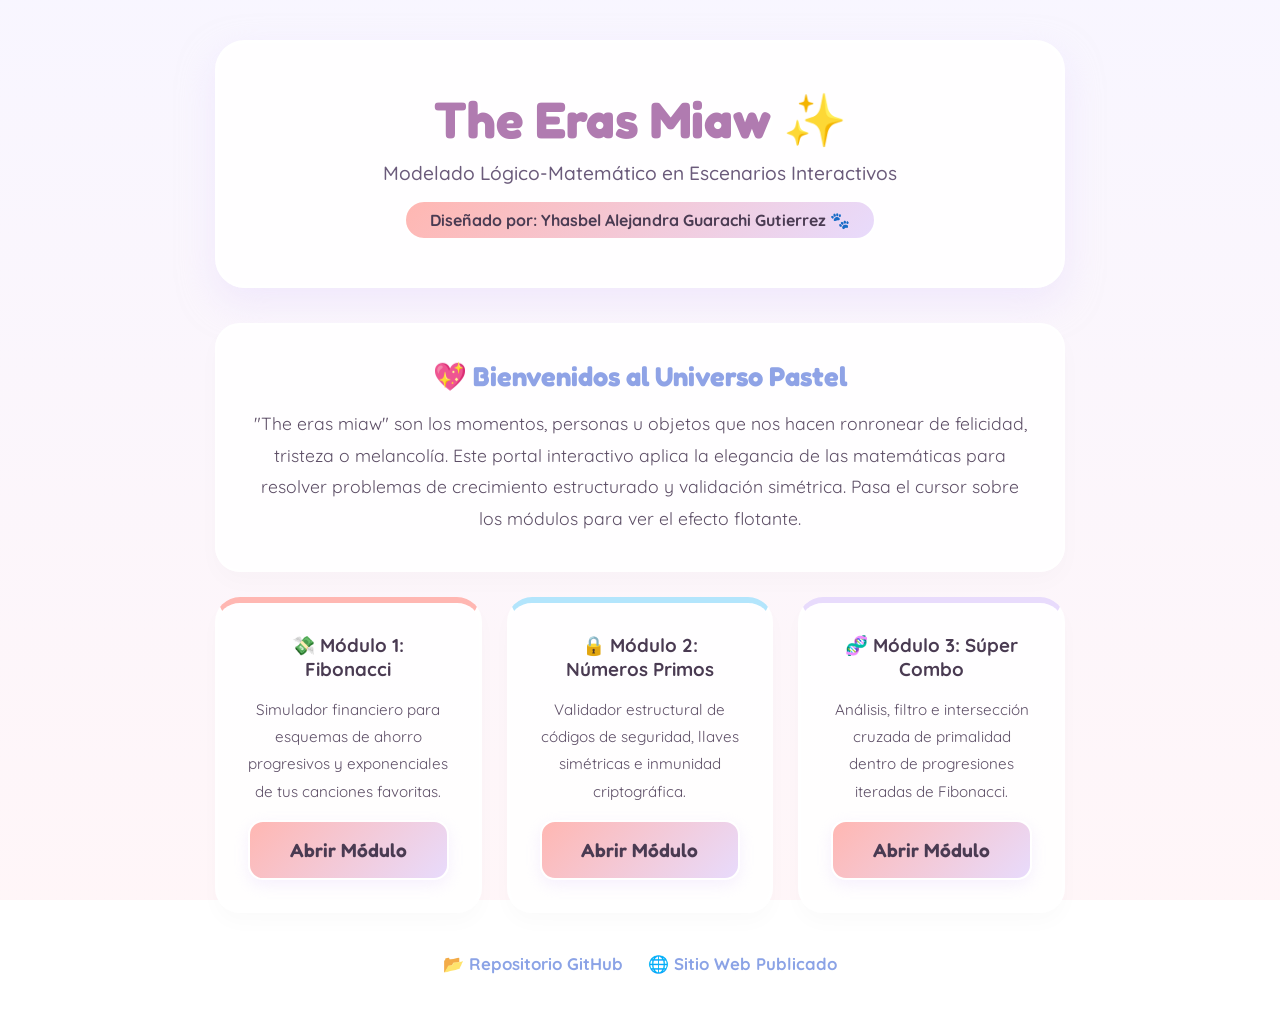
<file: index.html>
<!DOCTYPE html>
<html lang="es">
<head>
    <meta charset="UTF-8">
    <meta name="viewport" content="width=device-width, initial-scale=1.0">
    <title>The Eras Miaw - Matemáticas Aplicadas</title>
    <link rel="stylesheet" href="css/estilos.css">
</head>
<body>

    <div class="contenedor">
        <header class="portada-miaw">
            <h1>The Eras Miaw ✨</h1>
            <p>Modelado Lógico-Matemático en Escenarios Interactivos</p>
            <span class="badge-autor">Diseñado por: Yhasbel Alejandra Guarachi Gutierrez 🐾</span>
        </header>

        <section class="modulo-miaw" style="text-align: center;">
            <h2 class="titulo-seccion">💖 Bienvenidos al Universo Pastel</h2>
            <p class="descripcion">
                "The eras miaw" son los momentos, personas u objetos que nos hacen ronronear de felicidad, tristeza o melancolía. Este portal interactivo aplica la elegancia de las matemáticas para resolver problemas de crecimiento estructurado y validación simétrica. Pasa el cursor sobre los módulos para ver el efecto flotante.
            </p>
        </section>

        <div class="menu-eras-grid">
            <div class="tarjeta-era" style="border-top: 6px solid var(--rosa-lover);">
                <h3>💸 Módulo 1: Fibonacci</h3>
                <p class="descripcion" style="font-size:0.95rem; margin:15px 0;">Simulador financiero para esquemas de ahorro progresivos y exponenciales de tus canciones favoritas.</p>
                <a href="paginas/fibonacci.html" class="btn-miaw">Abrir Módulo</a>
            </div>

            <div class="tarjeta-era" style="border-top: 6px solid var(--celeste-lover);">
                <h3>🔒 Módulo 2: Números Primos</h3>
                <p class="descripcion" style="font-size:0.95rem; margin:15px 0;">Validador estructural de códigos de seguridad, llaves simétricas e inmunidad criptográfica.</p>
                <a href="paginas/primos.html" class="btn-miaw">Abrir Módulo</a>
            </div>

            <div class="tarjeta-era" style="border-top: 6px solid var(--lila-lover);">
                <h3>🧬 Módulo 3: Súper Combo</h3>
                <p class="descripcion" style="font-size:0.95rem; margin:15px 0;">Análisis, filtro e intersección cruzada de primalidad dentro de progresiones iteradas de Fibonacci.</p>
                <a href="paginas/combinado.html" class="btn-miaw">Abrir Módulo</a>
            </div>
        </div>

       <footer class="pie-miaw">
            <div class="links-git">
                <a href="https://github.com/yhas2022/yhas2022-desafio-fibonacci-primos" target="_blank">📂 Repositorio GitHub</a>
                <a href="https://yhas2022.github.io/desafio-fibonacci-primos/" target="_blank">🌐 Sitio Web Publicado</a>
            </div>
        </footer>
    </div>

</body>
</html>
</file>
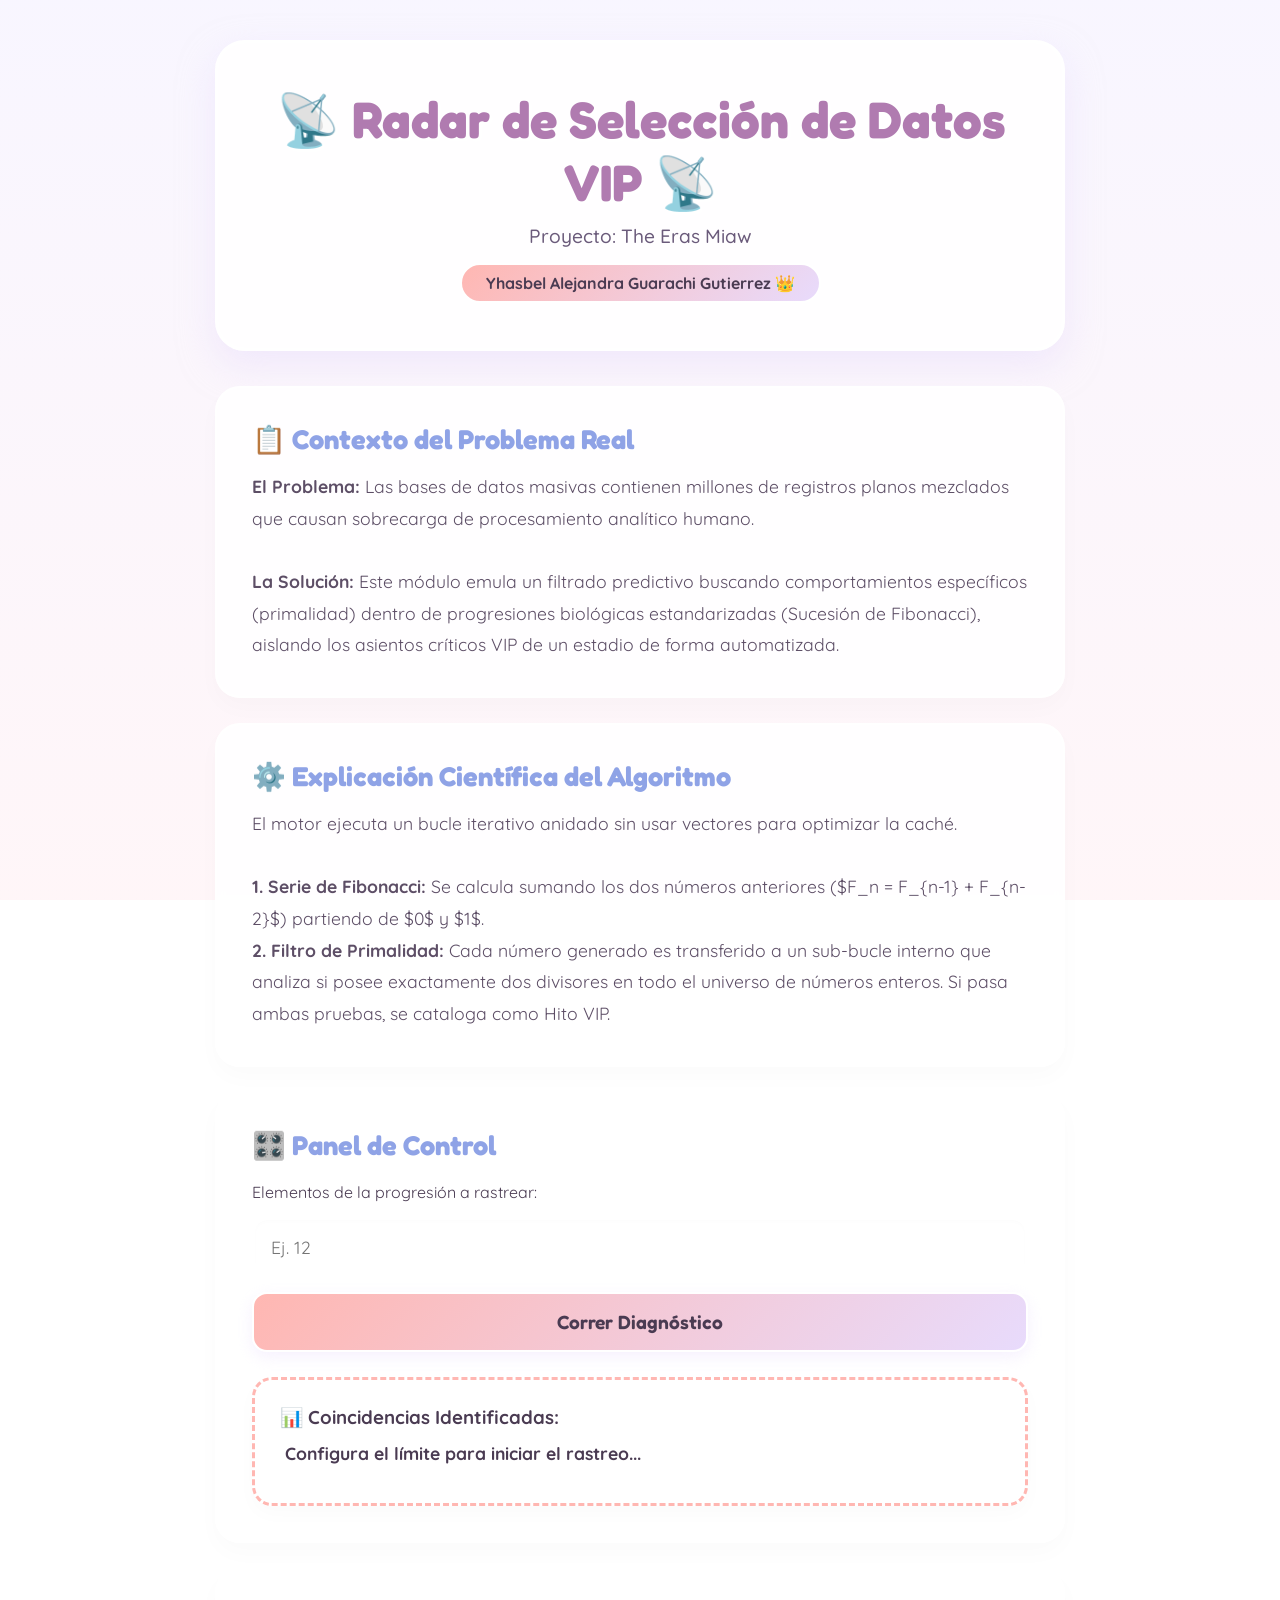
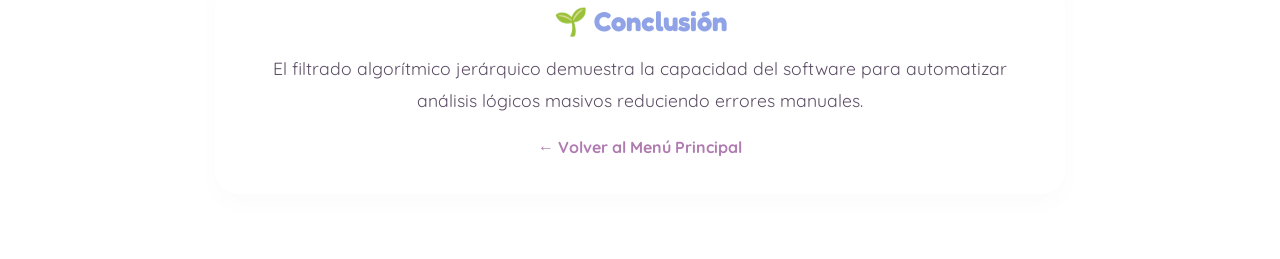
<file: paginas/combinado.html>
<!DOCTYPE html>
<html lang="es">
<head>
    <meta charset="UTF-8">
    <meta name="viewport" content="width=device-width, initial-scale=1.0">
    <title>Análisis Híbrido - Combo Era</title>
    <link rel="stylesheet" href="../css/estilos.css">
</head>
<body>

    <div class="contenedor">
        <header class="portada-miaw">
            <h1>📡 Radar de Selección de Datos VIP 📡</h1>
            <p>Proyecto: The Eras Miaw</p>
            <span class="badge-autor">Yhasbel Alejandra Guarachi Gutierrez 👑</span>
        </header>

        <section class="modulo-miaw">
            <h2 class="titulo-seccion">📋 Contexto del Problema Real</h2>
            <p class="descripcion">
                <b>El Problema:</b> Las bases de datos masivas contienen millones de registros planos mezclados que causan sobrecarga de procesamiento analítico humano.
                <br><br>
                <b>La Solución:</b> Este módulo emula un filtrado predictivo buscando comportamientos específicos (primalidad) dentro de progresiones biológicas estandarizadas (Sucesión de Fibonacci), aislando los asientos críticos VIP de un estadio de forma automatizada.
            </p>
        </section>

        <section class="modulo-miaw">
            <h2 class="titulo-seccion">⚙️ Explicación Científica del Algoritmo</h2>
            <p class="descripcion">
                El motor ejecuta un bucle iterativo anidado sin usar vectores para optimizar la caché. 
                <br><br>
                <b>1. Serie de Fibonacci:</b> Se calcula sumando los dos números anteriores ($F_n = F_{n-1} + F_{n-2}$) partiendo de $0$ y $1$. 
                <br>
                <b>2. Filtro de Primalidad:</b> Cada número generado es transferido a un sub-bucle interno que analiza si posee exactamente dos divisores en todo el universo de números enteros. Si pasa ambas pruebas, se cataloga como Hito VIP.
            </p>
        </section>

        <section class="modulo-miaw">
            <h2 class="titulo-seccion">🎛️ Panel de Control</h2>
            <form class="formulario-miaw" onsubmit="event.preventDefault(); escanearRadarVIP();">
                <label>Elementos de la progresión a rastrear:</label>
                <input type="number" id="limiteRadarInput" class="input-miaw" min="1" max="40" required placeholder="Ej. 12">
                <button type="submit" class="btn-miaw">Correr Diagnóstico</button>
            </form>

            <div class="zona-resultado">
                <h3>📊 Coincidencias Identificadas:</h3>
                <div id="resCombo" class="caja-texto-resultado">Configura el límite para iniciar el rastreo...</div>
            </div>
        </section>

        <section class="modulo-miaw" style="text-align: center;">
            <h2 class="titulo-seccion">🌱 Conclusión</h2>
            <p class="descripcion">
                El filtrado algorítmico jerárquico demuestra la capacidad del software para automatizar análisis lógicos masivos reduciendo errores manuales.
            </p>
            <a href="../index.html" class="btn-regresar">← Volver al Menú Principal</a>
        </section>
    </div>

    <script src="../js/script.js"></script>
</body>
</html>
</file>
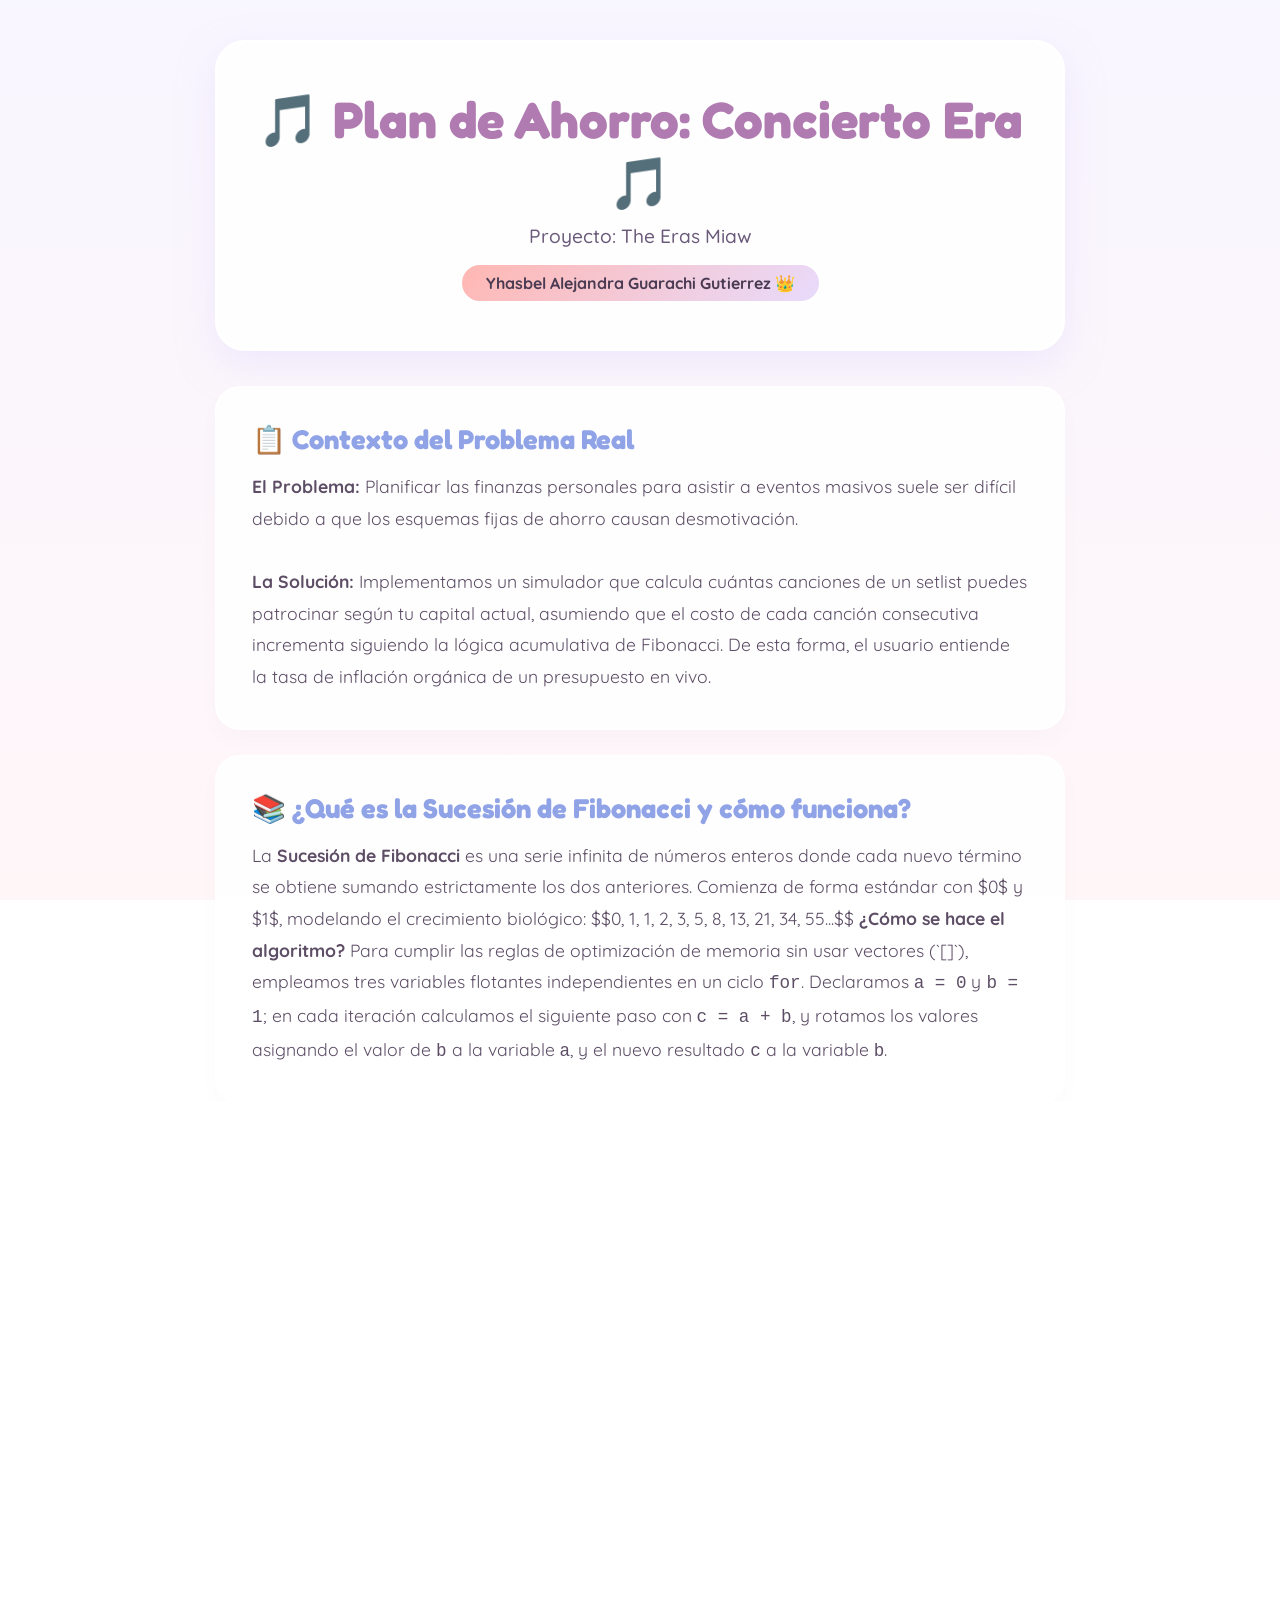
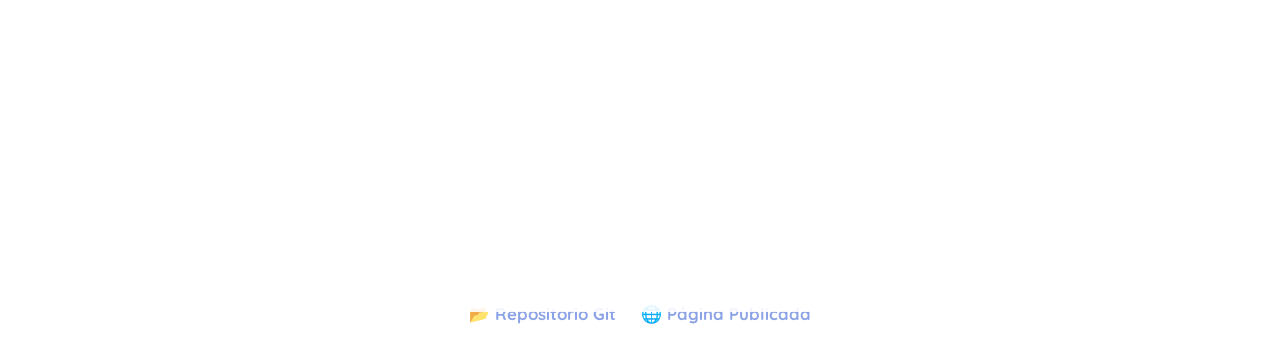
<file: paginas/fibonacci.html>
<!DOCTYPE html>
<html lang="es">
<head>
    <meta charset="UTF-8">
    <title>Concierto Era - Fibonacci</title>
    <link rel="stylesheet" href="../css/estilos.css">
</head>
<body class="p-fibonacci">

    <div class="contenedor">
        <header class="portada-miaw">
            <h1>🎵 Plan de Ahorro: Concierto Era 🎵</h1>
            <p>Proyecto: The Eras Miaw</p>
            <span class="badge-autor">Yhasbel Alejandra Guarachi Gutierrez 👑</span>
        </header>

        <section class="modulo-miaw">
            <h2 class="titulo-seccion">📋 Contexto del Problema Real</h2>
            <p class="descripcion">
                <b>El Problema:</b> Planificar las finanzas personales para asistir a eventos masivos suele ser difícil debido a que los esquemas fijas de ahorro causan desmotivación. 
                <br><br>
                <b>La Solución:</b> Implementamos un simulador que calcula cuántas canciones de un setlist puedes patrocinar según tu capital actual, asumiendo que el costo de cada canción consecutiva incrementa siguiendo la lógica acumulativa de Fibonacci. De esta forma, el usuario entiende la tasa de inflación orgánica de un presupuesto en vivo.
            </p>
        </section>

        <section class="modulo-miaw">
            <h2 class="titulo-seccion">📚 ¿Qué es la Sucesión de Fibonacci y cómo funciona?</h2>
            <p class="descripcion">
                La <b>Sucesión de Fibonacci</b> es una serie infinita de números enteros donde cada nuevo término se obtiene sumando estrictamente los dos anteriores. Comienza de forma estándar con $0$ y $1$, modelando el crecimiento biológico:
                $$0, 1, 1, 2, 3, 5, 8, 13, 21, 34, 55...$$
                <b>¿Cómo se hace el algoritmo?</b> Para cumplir las reglas de optimización de memoria sin usar vectores (`[]`), empleamos tres variables flotantes independientes en un ciclo <code>for</code>. Declaramos <code>a = 0</code> y <code>b = 1</code>; en cada iteración calculamos el siguiente paso con <code>c = a + b</code>, y rotamos los valores asignando el valor de <code>b</code> a la variable <code>a</code>, y el nuevo resultado <code>c</code> a la variable <code>b</code>.
            </p>
        </section>

        <section class="modulo-miaw">
            <h2 class="titulo-seccion">🧮 Simulador Financiero</h2>
            <form class="formulario-miaw" onsubmit="event.preventDefault(); simularConcierto();">
                <label>Ingresa tus fondos totales para inversión (en Bs.):</label>
                <input type="number" id="presupuestoInput" class="input-miaw" min="1" required placeholder="Ej. 100">
                <button type="submit" class="btn-miaw">Procesar Viabilidad de Compra</button>
            </form>

            <div id="boxResultadoFib" class="zona-resultado">
                <h3>📊 Balance de Caja Generado:</h3>
                <div id="resFibonacci" class="caja-texto-resultado">Define un monto base para realizar la auditoría...</div>
            </div>
        </section>

        <section class="modulo-miaw">
            <h2 class="titulo-seccion">🌱 Conclusión</h2>
            <p class="descripcion">
                La interconexión matemática entre el crecimiento exponencial y el control financiero digital nos enseña que el software predictivo previene déficits monetarios antes de realizar inversiones logísticas.
            </p>
            <a href="../index.html" class="btn-regresar">← Volver al Inicio</a>
        </section>

        <footer class="pie-miaw">
            <div class="links-git">
                <a href="https://github.com/yhas2022/desafio-fibonacci-primos" target="_blank">📂 Repositorio Git</a>
                <a href="https://yhas2022.github.io/desafio-fibonacci-primos/" target="_blank">🌐 Página Publicada</a>
            </div>
        </footer>
    </div>

    <script src="../js/script.js"></script>
</body>
</html>
</file>
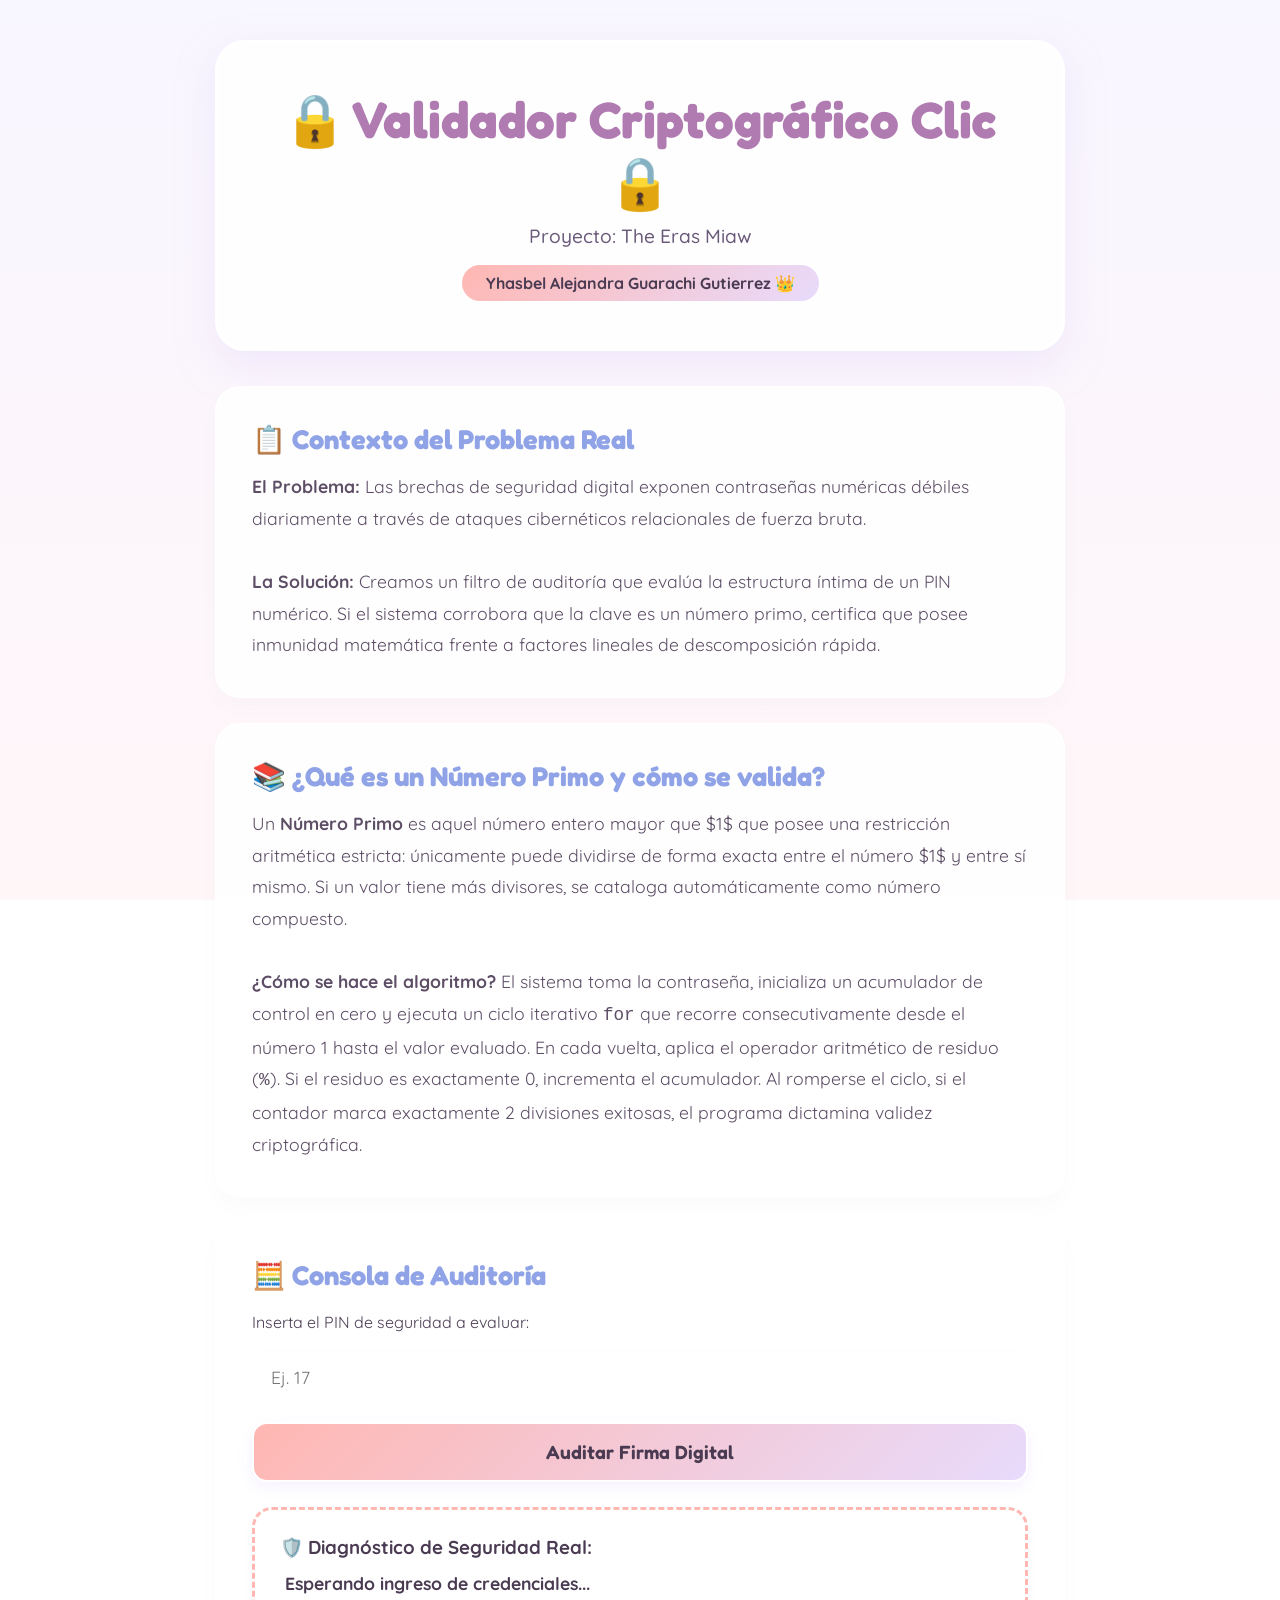
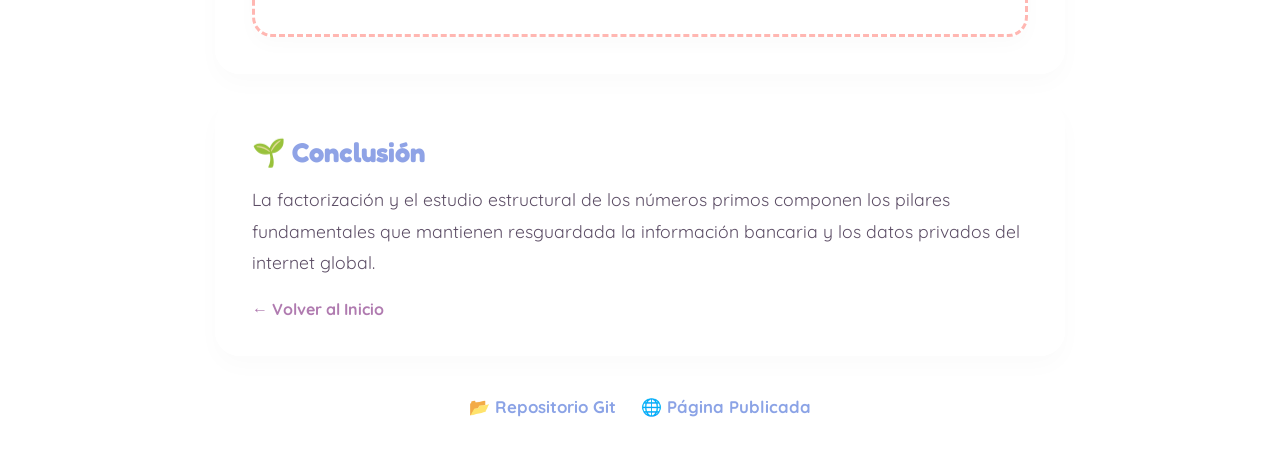
<file: paginas/primos.html>
<!DOCTYPE html>
<html lang="es">
<head>
    <meta charset="UTF-8">
    <title>Seguridad Era - Números Primos</title>
    <link rel="stylesheet" href="../css/estilos.css">
</head>
<body class="p-primos">

    <div class="contenedor">
        <header class="portada-miaw">
            <h1>🔒 Validador Criptográfico Clic 🔒</h1>
            <p>Proyecto: The Eras Miaw</p>
            <span class="badge-autor">Yhasbel Alejandra Guarachi Gutierrez 👑</span>
        </header>

        <section class="modulo-miaw">
            <h2 class="titulo-seccion">📋 Contexto del Problema Real</h2>
            <p class="descripcion">
                <b>El Problema:</b> Las brechas de seguridad digital exponen contraseñas numéricas débiles diariamente a través de ataques cibernéticos relacionales de fuerza bruta.
                <br><br>
                <b>La Solución:</b> Creamos un filtro de auditoría que evalúa la estructura íntima de un PIN numérico. Si el sistema corrobora que la clave es un número primo, certifica que posee inmunidad matemática frente a factores lineales de descomposición rápida.
            </p>
        </section>

        <section class="modulo-miaw">
            <h2 class="titulo-seccion">📚 ¿Qué es un Número Primo y cómo se valida?</h2>
            <p class="descripcion">
                Un <b>Número Primo</b> es aquel número entero mayor que $1$ que posee una restricción aritmética estricta: únicamente puede dividirse de forma exacta entre el número $1$ y entre sí mismo. Si un valor tiene más divisores, se cataloga automáticamente como número compuesto.
                <br><br>
                <b>¿Cómo se hace el algoritmo?</b> El sistema toma la contraseña, inicializa un acumulador de control en cero y ejecuta un ciclo iterativo <code>for</code> que recorre consecutivamente desde el número 1 hasta el valor evaluado. En cada vuelta, aplica el operador aritmético de residuo (<code>%</code>). Si el residuo es exactamente 0, incrementa el acumulador. Al romperse el ciclo, si el contador marca exactamente 2 divisiones exitosas, el programa dictamina validez criptográfica.
            </p>
        </section>

        <section class="modulo-miaw">
            <h2 class="titulo-seccion">🧮 Consola de Auditoría</h2>
            <form class="formulario-miaw" onsubmit="event.preventDefault(); jugarEscapeRoom();">
                <label>Inserta el PIN de seguridad a evaluar:</label>
                <input type="number" id="codigoPrimoInput" class="input-miaw" min="1" required placeholder="Ej. 17">
                <button type="submit" class="btn-miaw">Auditar Firma Digital</button>
            </form>

            <div id="boxResultadoPri" class="zona-resultado">
                <h3>🛡️ Diagnóstico de Seguridad Real:</h3>
                <div id="resPrimos" class="caja-texto-resultado">Esperando ingreso de credenciales...</div>
            </div>
        </section>

        <section class="modulo-miaw">
            <h2 class="titulo-seccion">🌱 Conclusión</h2>
            <p class="descripcion">
                La factorización y el estudio estructural de los números primos componen los pilares fundamentales que mantienen resguardada la información bancaria y los datos privados del internet global.
            </p>
            <a href="../index.html" class="btn-regresar">← Volver al Inicio</a>
        </section>

        <footer class="pie-miaw">
            <div class="links-git">
                <a href="https://github.com/yhas2022/desafio-fibonacci-primos" target="_blank">📂 Repositorio Git</a>
                <a href="https://yhas2022.github.io/desafio-fibonacci-primos/" target="_blank">🌐 Página Publicada</a>
            </div>
        </footer>
    </div>

    <script src="../js/script.js"></script>
</body>
</html>
</file>
<file: css/estilos.css>
@import url('https://fonts.googleapis.com/css2?family=Fredoka:wght@400;600;700&family=Quicksand:wght@500;700&display=swap');

:root {
    --fuente-titulo: 'Fredoka', sans-serif;
    --fuente-cuerpo: 'Quicksand', sans-serif;
    
    /* Paleta Lover / Katzen Pastel */
    --rosa-lover: #ffb7b2;
    --lila-lover: #e8dbfc;
    --celeste-lover: #b3e5fc;
    --texto-oscuro: #4a3b52;
    --blanco-cristal: rgba(255, 255, 255, 0.88);
}

* { 
    box-sizing: border-box; 
    margin: 0; 
    padding: 0; 
}

body {
    color: var(--texto-oscuro);
    font-family: var(--fuente-cuerpo);
    min-height: 100vh;
    padding: 40px 20px;
    display: flex;
    flex-direction: column;
    align-items: center;
    /* Tu hermosa imagen de Pinterest como fondo suave de toda la app */
    background: linear-gradient(rgba(240, 235, 255, 0.45), rgba(255, 235, 240, 0.45)), 
                url('https://i.pinimg.com/1200x/13/d6/24/13d624efee9651fbc56841050f8c9620.jpg') no-repeat center center;
    background-size: cover;
    background-attachment: fixed;
}

.contenedor { 
    width: 100%; 
    max-width: 850px; 
}

/* PORTADA PRINCIPAL LINDISIMA */
header.portada-miaw {
    background: var(--blanco-cristal);
    backdrop-filter: blur(10px);
    border: 3px solid white;
    border-radius: 30px;
    padding: 45px 30px;
    text-align: center;
    box-shadow: 0 15px 35px rgba(232, 219, 252, 0.5);
    margin-bottom: 35px;
}

header.portada-miaw h1 {
    font-family: var(--fuente-titulo);
    color: #b07bb0;
    font-size: 3.2rem;
    text-shadow: 2px 2px 4px rgba(255, 255, 255, 0.8);
    margin-bottom: 10px;
}

header.portada-miaw p {
    font-size: 1.2rem;
    font-weight: 500;
    color: #6b5b7b;
}

.badge-autor {
    display: inline-block;
    background: linear-gradient(135deg, #ffb7b2, #e8dbfc);
    color: #4a3b52;
    padding: 8px 24px;
    border-radius: 50px;
    font-weight: 700;
    margin-top: 15px;
    border: 2px solid white;
}

/* SECCIONES COMPLEMENTARIAS */
section.modulo-miaw {
    background: var(--blanco-cristal);
    backdrop-filter: blur(6px);
    border-radius: 25px;
    padding: 35px;
    margin-bottom: 25px;
    box-shadow: 0 10px 25px rgba(0,0,0,0.02);
    border: 2px solid white;
}

h2.titulo-seccion {
    font-family: var(--fuente-titulo);
    color: #8fa3e6;
    font-size: 1.7rem;
    margin-bottom: 15px;
}

.descripcion { 
    line-height: 1.8; 
    font-size: 1.1rem; 
    color: #5d4e66; 
}

/* MENU GRID Y EL EFECTO FLOTAR (SOLICITADO) */
.menu-eras-grid {
    display: grid;
    grid-template-columns: repeat(auto-fit, minmax(250px, 1fr));
    gap: 25px;
    margin-top: 15px;
}

.tarjeta-era {
    background: rgba(255, 255, 255, 0.92);
    padding: 30px;
    border-radius: 25px;
    border: 3px solid white;
    box-shadow: 0 10px 20px rgba(0,0,0,0.02);
    text-align: center;
    display: flex;
    flex-direction: column;
    justify-content: space-between;
    /* Transición suave para la animación */
    transition: transform 0.4s cubic-bezier(0.175, 0.885, 0.32, 1.275), box-shadow 0.4s ease;
}

/* ACCIÓN DE FLOTAR AL PASAR EL MOUSE */
.tarjeta-era:hover {
    transform: translateY(-12px) scale(1.02);
    box-shadow: 0 20px 35px rgba(255, 183, 178, 0.6);
}

/* FORMULARIOS Y CASILLAS */
form.formulario-miaw { 
    margin: 20px 0; 
    display: flex; 
    flex-direction: column; 
    gap: 15px; 
}

.input-miaw {
    width: 100%;
    padding: 16px;
    border: 3px solid #fff;
    background: rgba(255,255,255,0.8);
    border-radius: 15px;
    font-family: var(--fuente-cuerpo);
    font-size: 1.1rem;
    color: var(--texto-oscuro);
    outline: none;
    box-shadow: inset 0 2px 4px rgba(0,0,0,0.01);
}

.input-miaw:focus { 
    border-color: var(--rosa-lover); 
    background: white;
}

button.btn-miaw, a.btn-miaw {
    background: linear-gradient(135deg, #ffb7b2, #e8dbfc);
    color: var(--texto-oscuro);
    padding: 16px;
    border: 2px solid white;
    border-radius: 15px;
    font-family: var(--fuente-titulo);
    font-size: 1.2rem;
    font-weight: 600;
    cursor: pointer;
    text-decoration: none;
    display: inline-block;
    text-align: center;
    box-shadow: 0 5px 15px rgba(232, 219, 252, 0.4);
    transition: 0.3s;
}

button.btn-miaw:hover, a.btn-miaw:hover { 
    background: linear-gradient(135deg, #e8dbfc, #ffb7b2);
    transform: translateY(-2px);
}

/* CAJA DE RESULTADOS CLARA Y HERMOSA CON TIPOGRAFÍA LINDA (CORREGIDO DE NEGRO A CLARO) */
.zona-resultado {
    background: rgba(255, 255, 255, 0.95);
    border: 3px dashed #ffb7b2;
    border-radius: 20px;
    padding: 25px;
    margin-top: 25px;
    box-shadow: 0 8px 20px rgba(0,0,0,0.02);
}

.caja-texto-resultado {
    font-family: var(--fuente-cuerpo);
    font-size: 1.1rem;
    font-weight: 700;
    line-height: 1.7;
    white-space: pre-wrap;
    color: #4a3b52; /* Letras oscuras legibles sobre fondo claro */
    padding: 10px 5px;
}

.pie-miaw { margin-top: 40px; text-align: center; }
.links-git { display: flex; gap: 25px; justify-content: center; }
.links-git a { text-decoration: none; color: #8ba3e6; font-weight: 700; font-size: 1.05rem; }
.btn-regresar { display: inline-block; margin-top: 20px; text-decoration: none; color: #b07bb0; font-weight: 700; }
</file>
